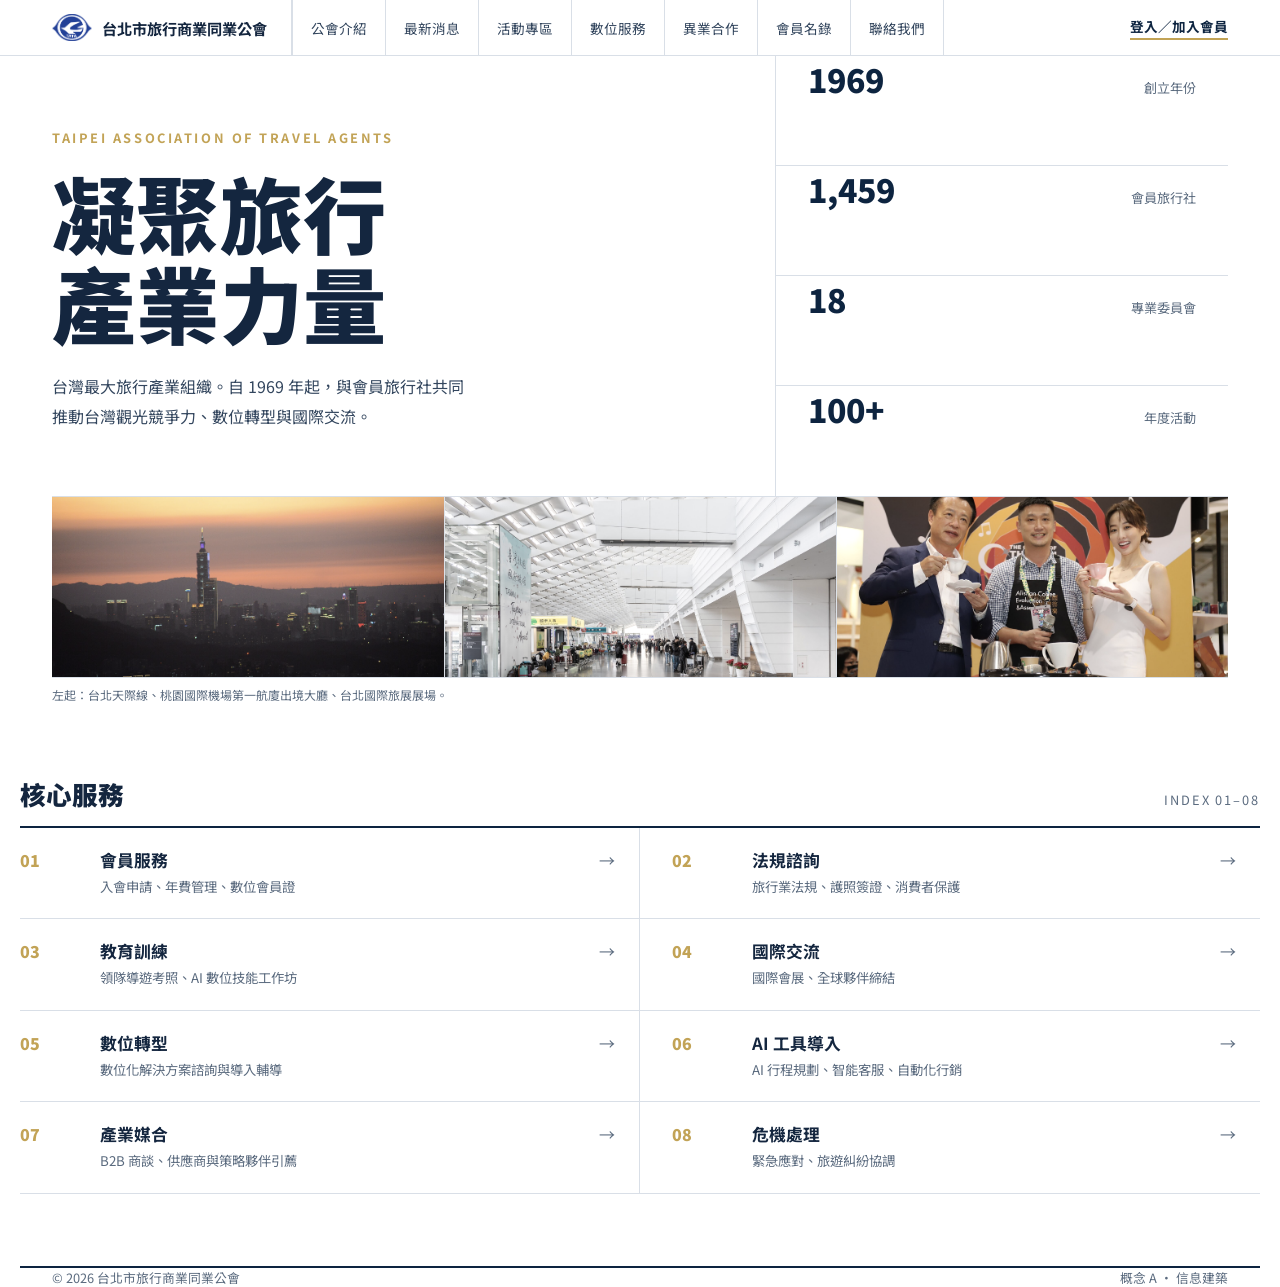
<file: concepts/concept-a.html>
<!DOCTYPE html>
<html lang="zh-Hant">
<head>
<meta charset="UTF-8">
<meta name="viewport" content="width=device-width, initial-scale=1.0">
<title>概念 A｜信息建築（Pentagram 式）</title>
<link rel="preconnect" href="https://fonts.googleapis.com">
<link rel="preconnect" href="https://fonts.gstatic.com" crossorigin>
<link href="https://fonts.googleapis.com/css2?family=Noto+Sans+TC:wght@400;500;700;900&display=swap" rel="stylesheet">
<style>
  :root { --navy:#0D2440; --ink:#14263F; --body:#33465E; --muted:#5B6B7F; --gold:#C2A356; --line:#D9DFE7; --paper:#F7F8FA; }
  * { box-sizing:border-box; margin:0; padding:0; }
  body { font-family:"Noto Sans TC",sans-serif; color:var(--ink); background:#fff; }
  .wrap { max-width:1240px; margin:0 auto; padding:0 32px; }

  /* 頂部：規線表格導覽 */
  nav.top { border-bottom:1px solid var(--line); }
  nav.top .wrap { display:flex; align-items:stretch; }
  .brand { display:flex; align-items:center; gap:10px; padding:14px 24px 14px 0; border-right:1px solid var(--line); text-decoration:none; color:var(--ink); }
  .brand img { width:40px; }
  .brand strong { font-size:.95rem; font-weight:700; }
  nav.top .links { display:flex; flex:1; }
  nav.top .links a { display:flex; align-items:center; padding:0 18px; font-size:.85rem; color:var(--body); text-decoration:none; border-right:1px solid var(--line); }
  nav.top .links a:first-child { border-left:1px solid var(--line); }
  nav.top .links a:hover { color:var(--navy); background:var(--paper); }
  nav.top .cta { display:flex; align-items:center; padding:0 0 0 24px; }
  nav.top .cta a { font-size:.85rem; font-weight:700; color:var(--navy); text-decoration:none; border-bottom:2px solid var(--gold); padding-bottom:2px; }

  /* Hero：大標＋事實規格表 */
  .hero { display:grid; grid-template-columns:1.6fr 1fr; border-bottom:1px solid var(--line); }
  .hero__left { padding:72px 48px 64px 0; border-right:1px solid var(--line); }
  .hero__no { font-size:.8rem; font-weight:700; letter-spacing:.2em; color:var(--gold); margin-bottom:20px; }
  .hero h1 { font-size:clamp(3rem,6.5vw,5.4rem); font-weight:900; line-height:1.08; letter-spacing:.01em; }
  .hero__sub { margin-top:24px; max-width:46ch; color:var(--body); line-height:1.9; }
  .hero__facts { display:grid; grid-template-rows:repeat(4,1fr); }
  .fact { display:flex; align-items:baseline; justify-content:space-between; padding:0 32px; border-bottom:1px solid var(--line); }
  .fact:last-child { border-bottom:0; }
  .fact b { font-size:2rem; font-weight:900; color:var(--navy); font-variant-numeric:tabular-nums; }
  .fact span { font-size:.82rem; color:var(--muted); }
  .hero__strip { display:grid; grid-template-columns:1fr 1fr 1fr; border-bottom:1px solid var(--line); }
  .hero__strip img { width:100%; height:180px; object-fit:cover; filter:saturate(.75) contrast(1.02); display:block; }
  .hero__strip img + img { border-left:1px solid var(--line); }
  .caption { font-size:.75rem; color:var(--muted); padding:8px 0 0; }

  /* 服務：序號索引列 */
  .sec { padding:72px 0; }
  .sec__head { display:flex; align-items:baseline; justify-content:space-between; border-bottom:2px solid var(--navy); padding-bottom:14px; margin-bottom:0; }
  .sec__head h2 { font-size:1.6rem; font-weight:900; }
  .sec__head span { font-size:.8rem; color:var(--muted); letter-spacing:.15em; }
  .idx { display:grid; grid-template-columns:1fr 1fr; }
  .idx a { display:grid; grid-template-columns:64px 1fr auto; align-items:baseline; gap:16px; padding:20px 24px 20px 0; border-bottom:1px solid var(--line); text-decoration:none; }
  .idx a:nth-child(odd) { border-right:1px solid var(--line); }
  .idx a:nth-child(even) { padding-left:32px; }
  .idx i { font-style:normal; font-weight:900; color:var(--gold); font-variant-numeric:tabular-nums; }
  .idx b { font-size:1.05rem; font-weight:700; color:var(--ink); }
  .idx small { display:block; font-weight:400; color:var(--muted); margin-top:4px; line-height:1.7; }
  .idx em { font-style:normal; color:var(--muted); transition:color .2s; }
  .idx a:hover em { color:var(--navy); }
  .idx a:hover b { color:var(--navy); }

  footer { border-top:2px solid var(--navy); padding:28px 0; font-size:.8rem; color:var(--muted); display:flex; justify-content:space-between; }
</style>
</head>
<body>

<nav class="top"><div class="wrap">
  <a class="brand" href="#"><img src="../assets/img/tata-logo.png" alt="TATA"><strong>台北市旅行商業同業公會</strong></a>
  <div class="links">
    <a href="#">公會介紹</a><a href="#">最新消息</a><a href="#">活動專區</a><a href="#">數位服務</a><a href="#">異業合作</a><a href="#">會員名錄</a><a href="#">聯絡我們</a>
  </div>
  <div class="cta"><a href="#">登入／加入會員</a></div>
</div></nav>

<header class="wrap">
  <div class="hero">
    <div class="hero__left">
      <p class="hero__no">TAIPEI ASSOCIATION OF TRAVEL AGENTS</p>
      <h1>凝聚旅行<br>產業力量</h1>
      <p class="hero__sub">台灣最大旅行產業組織。自 1969 年起，與會員旅行社共同推動台灣觀光競爭力、數位轉型與國際交流。</p>
    </div>
    <div class="hero__facts">
      <div class="fact"><b>1969</b><span>創立年份</span></div>
      <div class="fact"><b>1,459</b><span>會員旅行社</span></div>
      <div class="fact"><b>18</b><span>專業委員會</span></div>
      <div class="fact"><b>100+</b><span>年度活動</span></div>
    </div>
  </div>
  <div class="hero__strip">
    <img src="../assets/img/hero-sunset.jpg" alt="">
    <img src="../assets/img/airport-hall.jpg" alt="">
    <img src="../assets/img/travel-fair.jpg" alt="">
  </div>
  <p class="caption">左起：台北天際線、桃園國際機場第一航廈出境大廳、台北國際旅展展場。</p>
</header>

<main class="wrap sec">
  <div class="sec__head"><h2>核心服務</h2><span>INDEX 01–08</span></div>
  <div class="idx">
    <a href="#"><i>01</i><span><b>會員服務</b><small>入會申請、年費管理、數位會員證</small></span><em>→</em></a>
    <a href="#"><i>02</i><span><b>法規諮詢</b><small>旅行業法規、護照簽證、消費者保護</small></span><em>→</em></a>
    <a href="#"><i>03</i><span><b>教育訓練</b><small>領隊導遊考照、AI 數位技能工作坊</small></span><em>→</em></a>
    <a href="#"><i>04</i><span><b>國際交流</b><small>國際會展、全球夥伴締結</small></span><em>→</em></a>
    <a href="#"><i>05</i><span><b>數位轉型</b><small>數位化解決方案諮詢與導入輔導</small></span><em>→</em></a>
    <a href="#"><i>06</i><span><b>AI 工具導入</b><small>AI 行程規劃、智能客服、自動化行銷</small></span><em>→</em></a>
    <a href="#"><i>07</i><span><b>產業媒合</b><small>B2B 商談、供應商與策略夥伴引薦</small></span><em>→</em></a>
    <a href="#"><i>08</i><span><b>危機處理</b><small>緊急應對、旅遊糾紛協調</small></span><em>→</em></a>
  </div>
</main>

<footer class="wrap"><span>© 2026 台北市旅行商業同業公會</span><span>概念 A · 信息建築</span></footer>
</body>
</html>
</file>
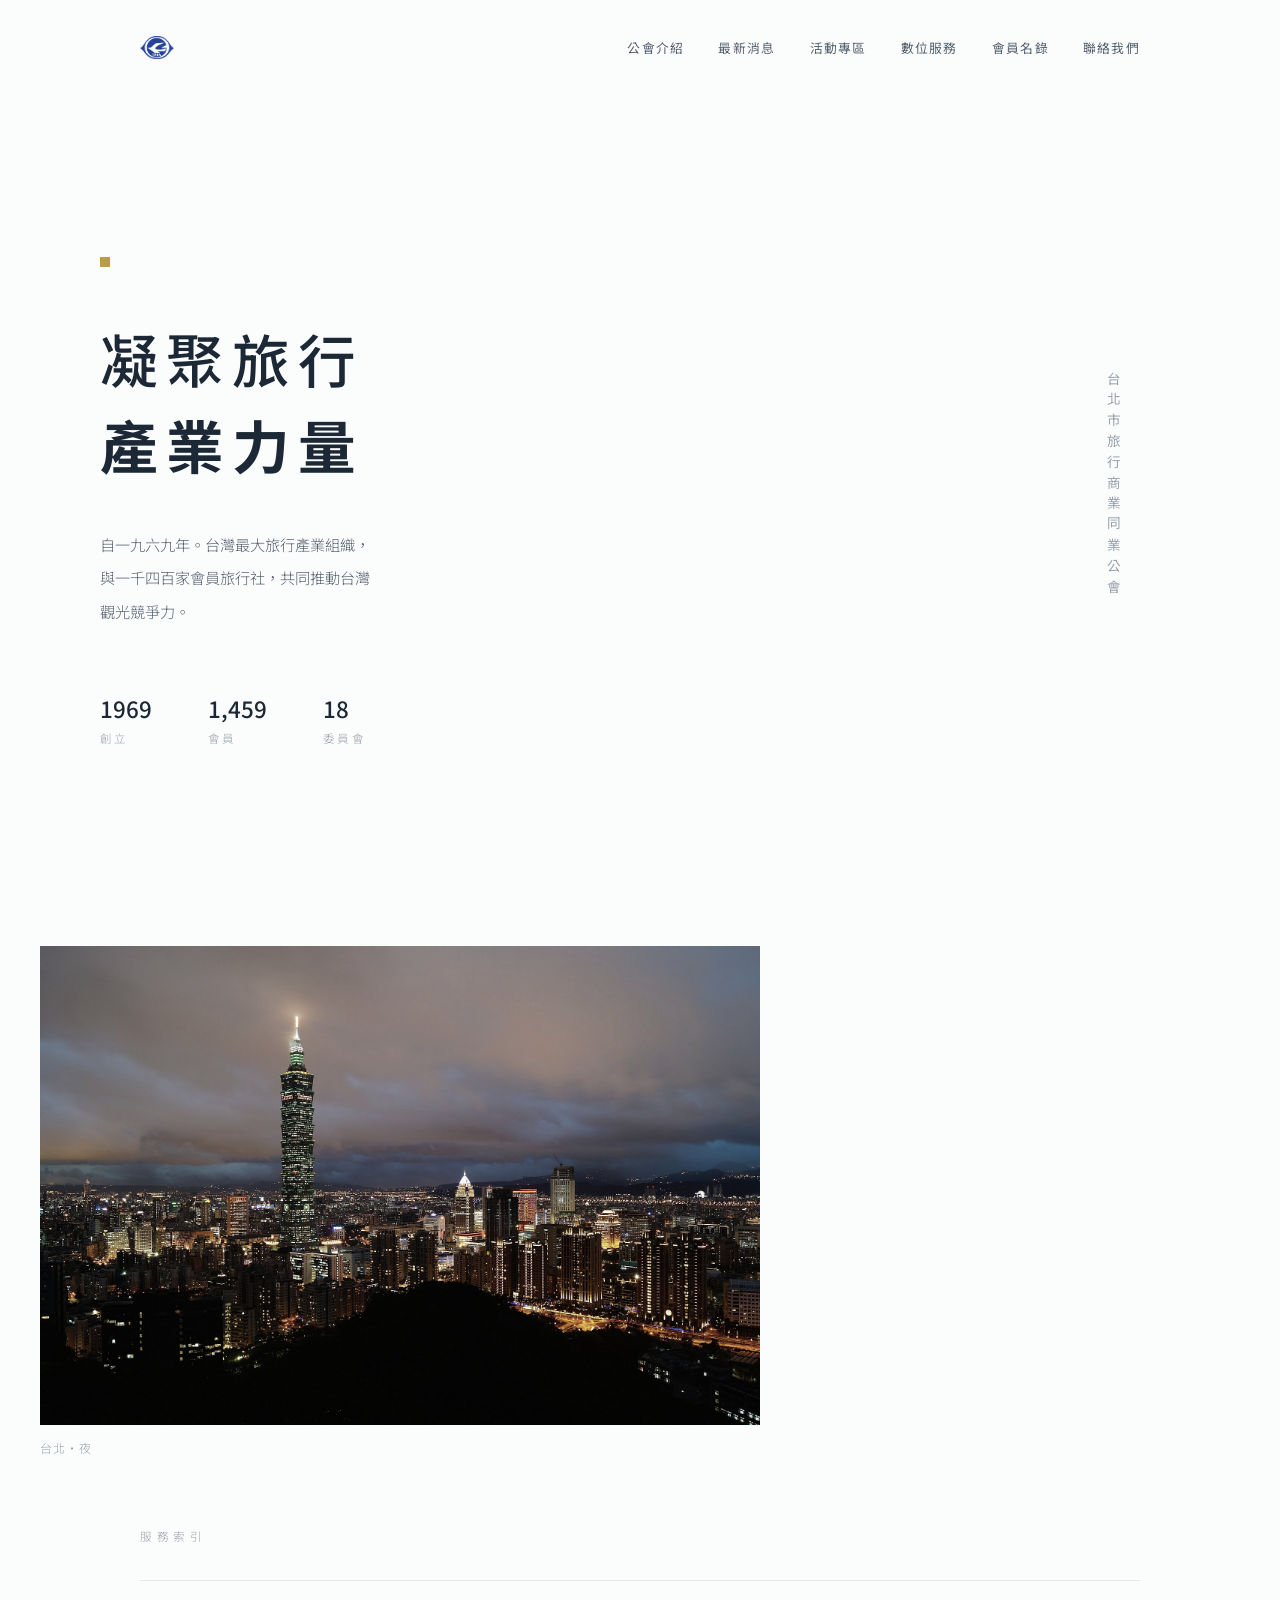
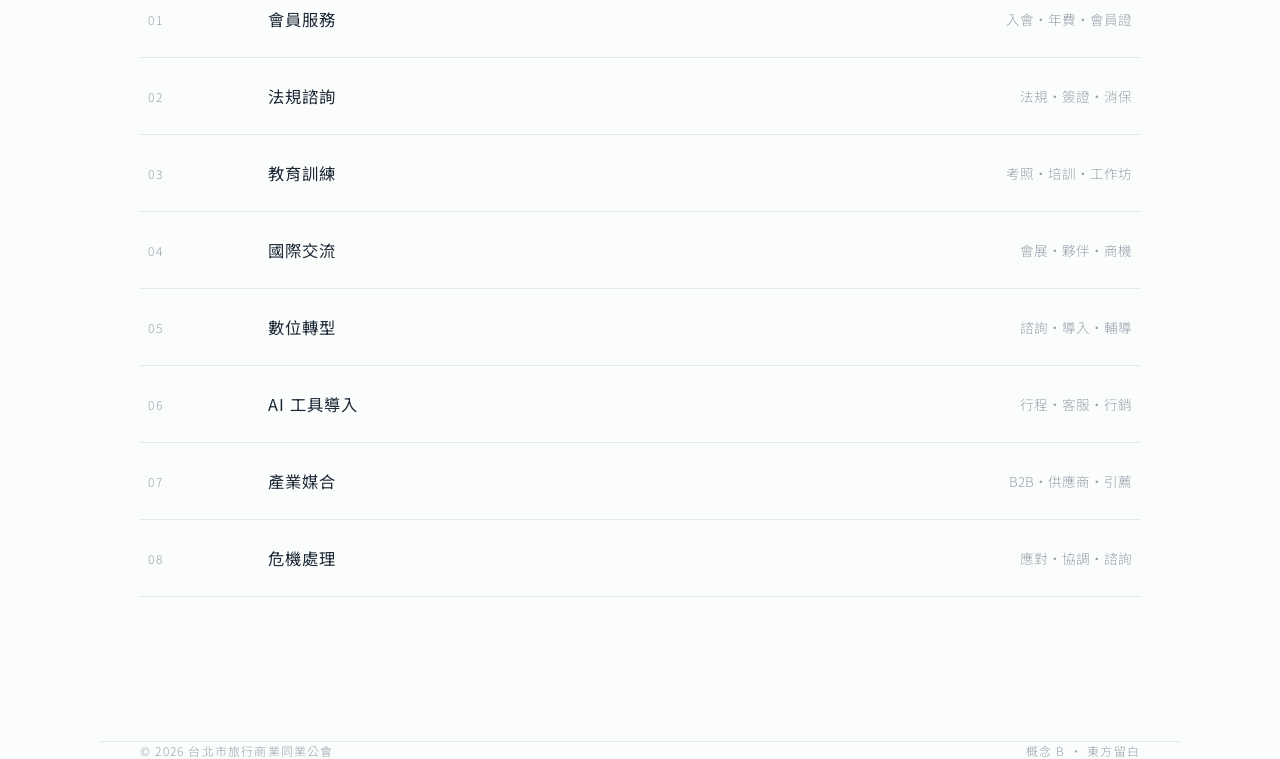
<file: concepts/concept-b.html>
<!DOCTYPE html>
<html lang="zh-Hant">
<head>
<meta charset="UTF-8">
<meta name="viewport" content="width=device-width, initial-scale=1.0">
<title>概念 B｜東方留白（原研哉式）</title>
<link rel="preconnect" href="https://fonts.googleapis.com">
<link rel="preconnect" href="https://fonts.gstatic.com" crossorigin>
<link href="https://fonts.googleapis.com/css2?family=Noto+Sans+TC:wght@300;400;500;700&display=swap" rel="stylesheet">
<style>
  :root { --ink:#1c2836; --soft:#55626f; --faint:#98a2ac; --gold:#b99b4a; --hair:#e5e8eb; --bg:#fbfcfc; }
  * { box-sizing:border-box; margin:0; padding:0; }
  body { font-family:"Noto Sans TC",sans-serif; font-weight:300; color:var(--ink); background:var(--bg); }
  .wrap { max-width:1080px; margin:0 auto; padding:0 40px; }

  nav.top { display:flex; justify-content:space-between; align-items:center; padding:36px 40px; max-width:1080px; margin:0 auto; }
  nav.top img { width:34px; }
  nav.top .links { display:flex; gap:34px; }
  nav.top a { font-size:.8rem; color:var(--soft); text-decoration:none; letter-spacing:.1em; font-weight:400; }
  nav.top a:hover { color:var(--ink); }

  .hero { position:relative; padding:18vh 0 14vh; }
  .hero__v {
    position:absolute; right:56px; top:50%; transform:translateY(-50%);
    writing-mode:vertical-rl; font-size:.85rem; letter-spacing:.5em; color:var(--faint); font-weight:400;
  }
  .hero h1 { font-size:clamp(2.2rem,4.6vw,3.6rem); font-weight:500; letter-spacing:.14em; line-height:1.5; }
  .hero h1 b { font-weight:700; }
  .hero__mark { width:10px; height:10px; background:var(--gold); margin-bottom:48px; }
  .hero__sub { margin-top:40px; max-width:34ch; color:var(--soft); line-height:2.2; font-size:.95rem; }
  .hero__fact { margin-top:64px; display:flex; gap:56px; }
  .hero__fact div b { display:block; font-size:1.4rem; font-weight:500; font-variant-numeric:tabular-nums; }
  .hero__fact div span { font-size:.72rem; color:var(--faint); letter-spacing:.2em; }

  .photo { margin:8vh 0; }
  .photo img { width:72%; display:block; filter:saturate(.6); }
  .photo figcaption { margin-top:14px; font-size:.75rem; color:var(--faint); letter-spacing:.08em; }

  .list { border-top:1px solid var(--hair); margin-bottom:16vh; }
  .list a {
    display:grid; grid-template-columns:120px 1fr auto; align-items:center;
    padding:26px 8px; border-bottom:1px solid var(--hair);
    text-decoration:none; color:var(--ink); transition:padding .35s ease;
  }
  .list a:hover { padding-left:24px; }
  .list i { font-style:normal; font-size:.75rem; color:var(--faint); letter-spacing:.15em; }
  .list b { font-weight:400; font-size:1.02rem; letter-spacing:.06em; }
  .list em { font-style:normal; color:var(--faint); font-size:.85rem; }
  .sec-label { font-size:.72rem; letter-spacing:.4em; color:var(--faint); margin-bottom:36px; }

  footer { border-top:1px solid var(--hair); padding:36px 0 48px; font-size:.75rem; color:var(--faint); display:flex; justify-content:space-between; letter-spacing:.1em; }
</style>
</head>
<body>

<nav class="top">
  <img src="../assets/img/tata-logo.png" alt="TATA">
  <div class="links"><a href="#">公會介紹</a><a href="#">最新消息</a><a href="#">活動專區</a><a href="#">數位服務</a><a href="#">會員名錄</a><a href="#">聯絡我們</a></div>
</nav>

<header class="wrap hero">
  <p class="hero__v">台北市旅行商業同業公會</p>
  <div class="hero__mark"></div>
  <h1>凝聚旅行<br><b>產業力量</b></h1>
  <p class="hero__sub">自一九六九年。台灣最大旅行產業組織，與一千四百家會員旅行社，共同推動台灣觀光競爭力。</p>
  <div class="hero__fact">
    <div><b>1969</b><span>創立</span></div>
    <div><b>1,459</b><span>會員</span></div>
    <div><b>18</b><span>委員會</span></div>
  </div>
</header>

<figure class="wrap photo">
  <img src="../assets/img/skyline-night.jpg" alt="">
  <figcaption>台北・夜</figcaption>
</figure>

<main class="wrap">
  <p class="sec-label">服務索引</p>
  <div class="list">
    <a href="#"><i>01</i><b>會員服務</b><em>入會・年費・會員證</em></a>
    <a href="#"><i>02</i><b>法規諮詢</b><em>法規・簽證・消保</em></a>
    <a href="#"><i>03</i><b>教育訓練</b><em>考照・培訓・工作坊</em></a>
    <a href="#"><i>04</i><b>國際交流</b><em>會展・夥伴・商機</em></a>
    <a href="#"><i>05</i><b>數位轉型</b><em>諮詢・導入・輔導</em></a>
    <a href="#"><i>06</i><b>AI 工具導入</b><em>行程・客服・行銷</em></a>
    <a href="#"><i>07</i><b>產業媒合</b><em>B2B・供應商・引薦</em></a>
    <a href="#"><i>08</i><b>危機處理</b><em>應對・協調・諮詢</em></a>
  </div>
</main>

<footer class="wrap"><span>© 2026 台北市旅行商業同業公會</span><span>概念 B · 東方留白</span></footer>
</body>
</html>
</file>
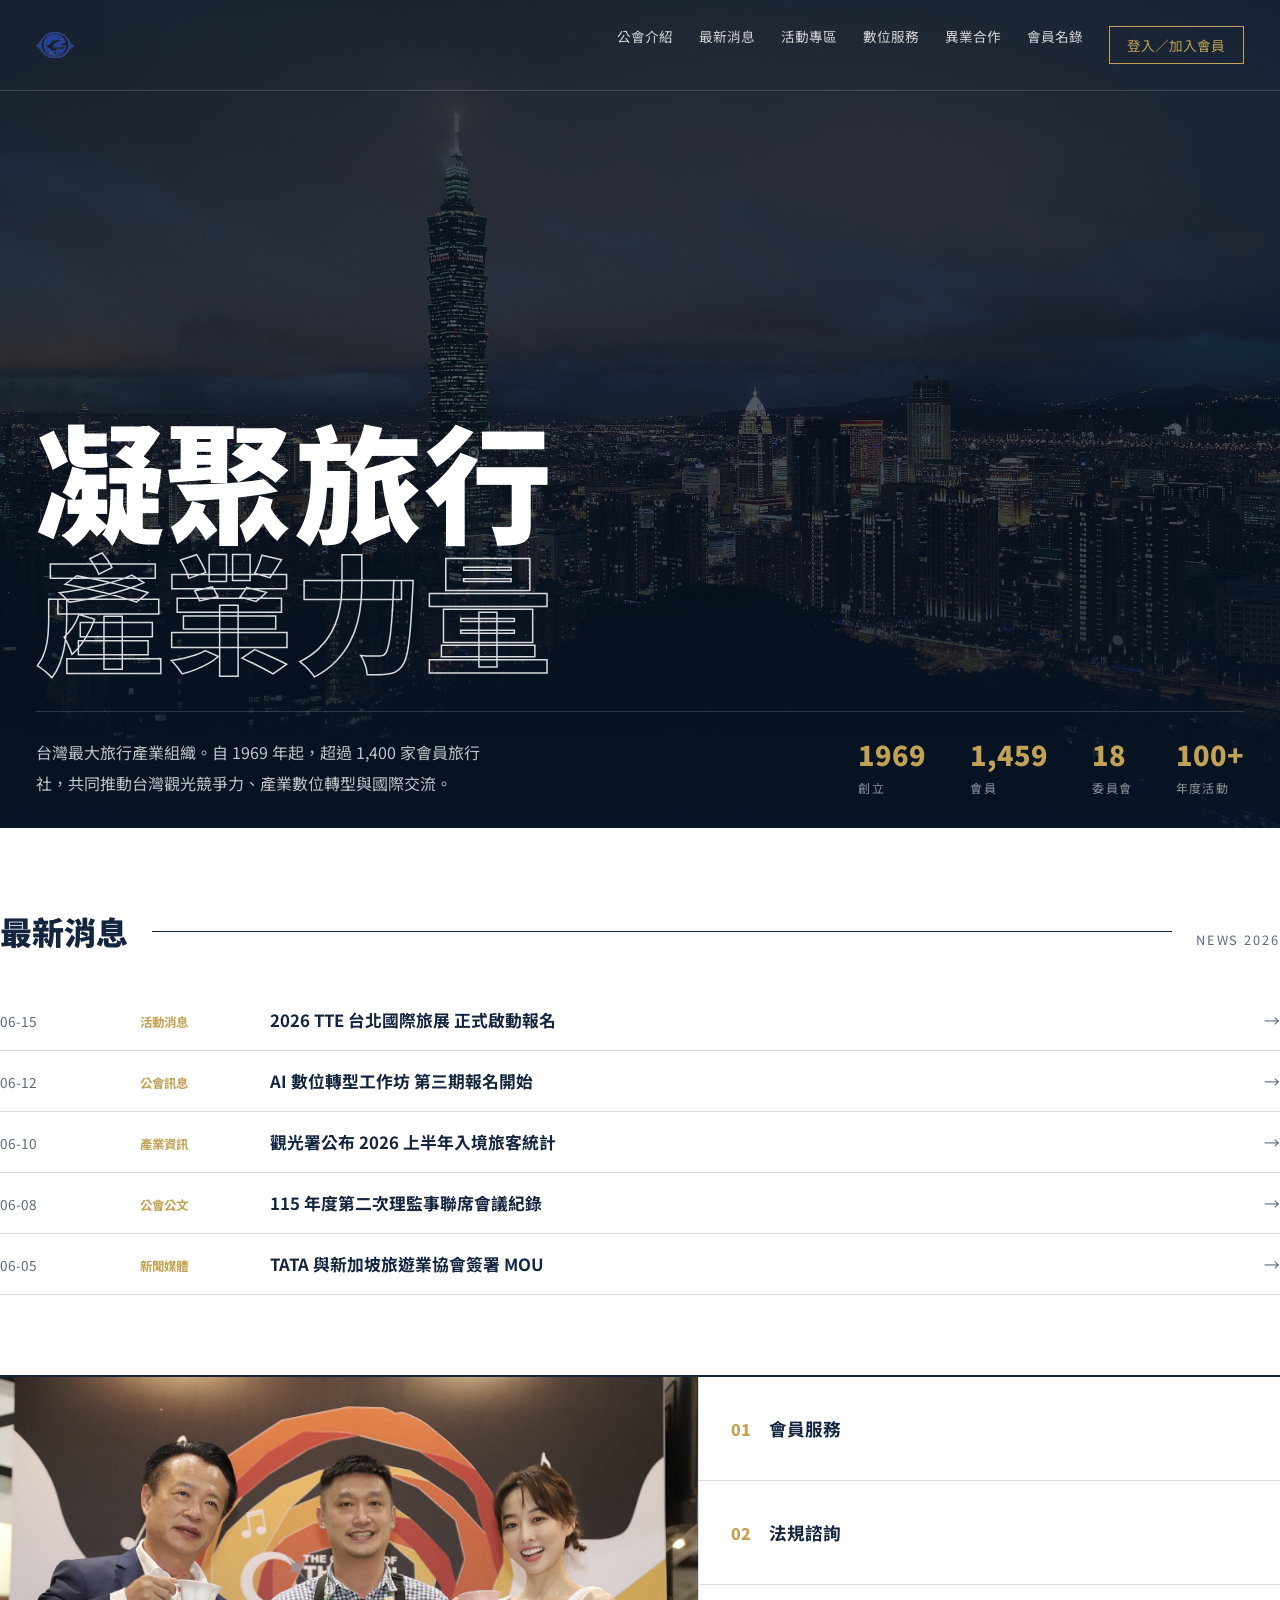
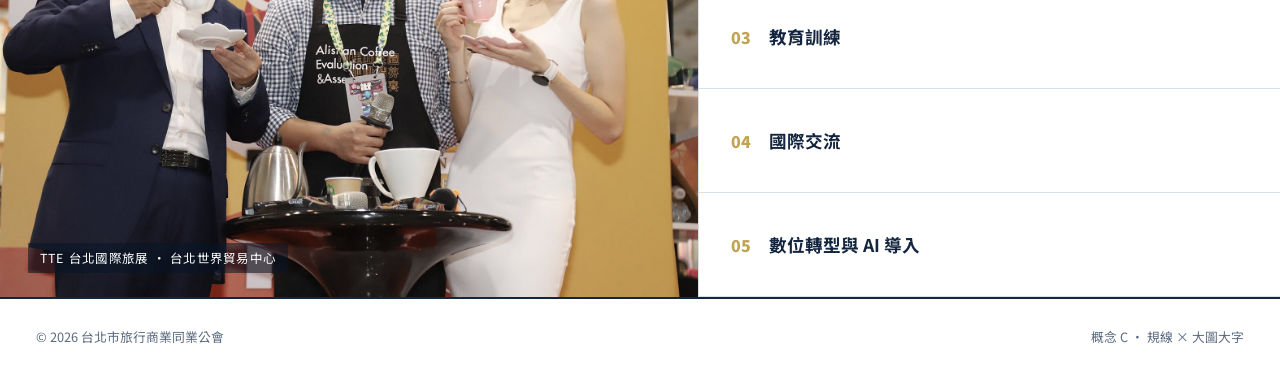
<file: concepts/concept-c.html>
<!DOCTYPE html>
<html lang="zh-Hant">
<head>
<meta charset="UTF-8">
<meta name="viewport" content="width=device-width, initial-scale=1.0">
<title>概念 C｜規線骨架 × 大圖大字（A+C）</title>
<link rel="preconnect" href="https://fonts.googleapis.com">
<link rel="preconnect" href="https://fonts.gstatic.com" crossorigin>
<link href="https://fonts.googleapis.com/css2?family=Noto+Sans+TC:wght@400;500;700;900&display=swap" rel="stylesheet">
<style>
  :root { --navy:#0D2440; --deep:#081527; --ink:#14263F; --body:#33465E; --muted:#5B6B7F; --gold:#C2A356; --line:#D9DFE7; --line-d:rgba(255,255,255,.16); }
  * { box-sizing:border-box; margin:0; padding:0; }
  body { font-family:"Noto Sans TC",sans-serif; color:var(--ink); background:#fff; }
  .wrap { max-width:1320px; margin:0 auto; padding:0 36px; }

  /* Hero：深藍大圖＋壓線大字 */
  .hero { position:relative; min-height:92vh; background:var(--deep); color:#fff; overflow:hidden; display:flex; flex-direction:column; }
  .hero__bg { position:absolute; inset:0; }
  .hero__bg img { width:100%; height:100%; object-fit:cover; opacity:.5; filter:saturate(.7) brightness(.75); }
  .hero__bg::after { content:""; position:absolute; inset:0; background:linear-gradient(180deg, rgba(8,21,39,.55), rgba(8,21,39,.15) 45%, rgba(8,21,39,.85)); }
  .hero nav { position:relative; z-index:2; display:flex; align-items:center; gap:28px; padding:26px 36px; border-bottom:1px solid var(--line-d); }
  .hero nav img { width:38px; }
  .hero nav .links { display:flex; gap:26px; margin-left:auto; }
  .hero nav a { color:rgba(255,255,255,.8); text-decoration:none; font-size:.85rem; }
  .hero nav a:hover { color:#fff; }
  .hero nav .cta { border:1px solid var(--gold); color:var(--gold); padding:.5rem 1.1rem; }
  .hero__body { position:relative; z-index:2; flex:1; display:flex; flex-direction:column; justify-content:flex-end; padding:0 36px 0; }
  .hero h1 { font-size:clamp(4rem,10vw,9rem); font-weight:900; line-height:1.02; letter-spacing:.01em; }
  .hero h1 span { color:transparent; -webkit-text-stroke:1.5px rgba(255,255,255,.85); }
  .hero__row { display:grid; grid-template-columns:1fr auto; align-items:end; gap:40px; border-top:1px solid var(--line-d); margin-top:36px; padding:22px 0 30px; }
  .hero__row p { max-width:52ch; color:rgba(255,255,255,.75); line-height:1.9; }
  .hero__facts { display:flex; gap:44px; }
  .hero__facts b { display:block; font-size:1.7rem; font-weight:900; color:var(--gold); font-variant-numeric:tabular-nums; }
  .hero__facts span { font-size:.75rem; color:rgba(255,255,255,.55); letter-spacing:.1em; }

  /* 消息：規線列表（白底） */
  .sec { padding:80px 0; }
  .sec__head { display:grid; grid-template-columns:auto 1fr auto; align-items:baseline; gap:24px; margin-bottom:36px; }
  .sec__head h2 { font-size:2rem; font-weight:900; }
  .sec__head .rule { height:1px; background:var(--ink); align-self:center; }
  .sec__head span { font-size:.8rem; color:var(--muted); letter-spacing:.15em; }
  .news a { display:grid; grid-template-columns:120px 110px 1fr auto; align-items:baseline; gap:20px; padding:18px 0; border-bottom:1px solid var(--line); text-decoration:none; }
  .news a:hover b { color:var(--navy); }
  .news a:hover { background:linear-gradient(90deg, rgba(194,163,86,.06), transparent 60%); }
  .news i { font-style:normal; color:var(--muted); font-size:.85rem; font-variant-numeric:tabular-nums; }
  .news u { text-decoration:none; font-size:.78rem; color:var(--gold); font-weight:700; }
  .news b { font-weight:700; color:var(--ink); font-size:1.05rem; }
  .news em { font-style:normal; color:var(--muted); }

  /* 大圖區塊＋索引 */
  .feature { display:grid; grid-template-columns:1.2fr 1fr; border-top:2px solid var(--ink); }
  .feature__img { min-height:520px; background:var(--deep); position:relative; overflow:hidden; }
  .feature__img img { position:absolute; inset:0; width:100%; height:100%; object-fit:cover; filter:saturate(.75); }
  .feature__img p { position:absolute; left:28px; bottom:24px; color:#fff; font-size:.78rem; letter-spacing:.1em; background:rgba(8,21,39,.55); padding:6px 12px; }
  .feature__list { border-left:1px solid var(--line); display:flex; flex-direction:column; }
  .feature__list a { flex:1; display:flex; align-items:center; gap:18px; padding:0 32px; border-bottom:1px solid var(--line); text-decoration:none; color:var(--ink); transition:background .25s; }
  .feature__list a:hover { background:#F7F8FA; }
  .feature__list i { font-style:normal; font-weight:900; color:var(--gold); font-variant-numeric:tabular-nums; }
  .feature__list b { font-size:1.1rem; font-weight:700; }

  footer { border-top:2px solid var(--ink); padding:28px 36px; font-size:.8rem; color:var(--muted); display:flex; justify-content:space-between; }
</style>
</head>
<body>

<header class="hero">
  <div class="hero__bg"><img src="../assets/img/skyline-night.jpg" alt=""></div>
  <nav>
    <img src="../assets/img/tata-logo.png" alt="TATA">
    <div class="links">
      <a href="#">公會介紹</a><a href="#">最新消息</a><a href="#">活動專區</a><a href="#">數位服務</a><a href="#">異業合作</a><a href="#">會員名錄</a>
      <a href="#" class="cta">登入／加入會員</a>
    </div>
  </nav>
  <div class="hero__body">
    <h1>凝聚旅行<br><span>產業力量</span></h1>
    <div class="hero__row">
      <p>台灣最大旅行產業組織。自 1969 年起，超過 1,400 家會員旅行社，共同推動台灣觀光競爭力、產業數位轉型與國際交流。</p>
      <div class="hero__facts">
        <div><b>1969</b><span>創立</span></div>
        <div><b>1,459</b><span>會員</span></div>
        <div><b>18</b><span>委員會</span></div>
        <div><b>100+</b><span>年度活動</span></div>
      </div>
    </div>
  </div>
</header>

<main class="wrap sec">
  <div class="sec__head"><h2>最新消息</h2><div class="rule"></div><span>NEWS 2026</span></div>
  <div class="news">
    <a href="#"><i>06-15</i><u>活動消息</u><b>2026 TTE 台北國際旅展 正式啟動報名</b><em>→</em></a>
    <a href="#"><i>06-12</i><u>公會訊息</u><b>AI 數位轉型工作坊 第三期報名開始</b><em>→</em></a>
    <a href="#"><i>06-10</i><u>產業資訊</u><b>觀光署公布 2026 上半年入境旅客統計</b><em>→</em></a>
    <a href="#"><i>06-08</i><u>公會公文</u><b>115 年度第二次理監事聯席會議紀錄</b><em>→</em></a>
    <a href="#"><i>06-05</i><u>新聞媒體</u><b>TATA 與新加坡旅遊業協會簽署 MOU</b><em>→</em></a>
  </div>
</main>

<section class="feature">
  <div class="feature__img">
    <img src="../assets/img/travel-fair.jpg" alt="">
    <p>TTE 台北國際旅展 · 台北世界貿易中心</p>
  </div>
  <div class="feature__list">
    <a href="#"><i>01</i><b>會員服務</b></a>
    <a href="#"><i>02</i><b>法規諮詢</b></a>
    <a href="#"><i>03</i><b>教育訓練</b></a>
    <a href="#"><i>04</i><b>國際交流</b></a>
    <a href="#"><i>05</i><b>數位轉型與 AI 導入</b></a>
  </div>
</section>

<footer><span>© 2026 台北市旅行商業同業公會</span><span>概念 C · 規線 × 大圖大字</span></footer>
</body>
</html>
</file>
